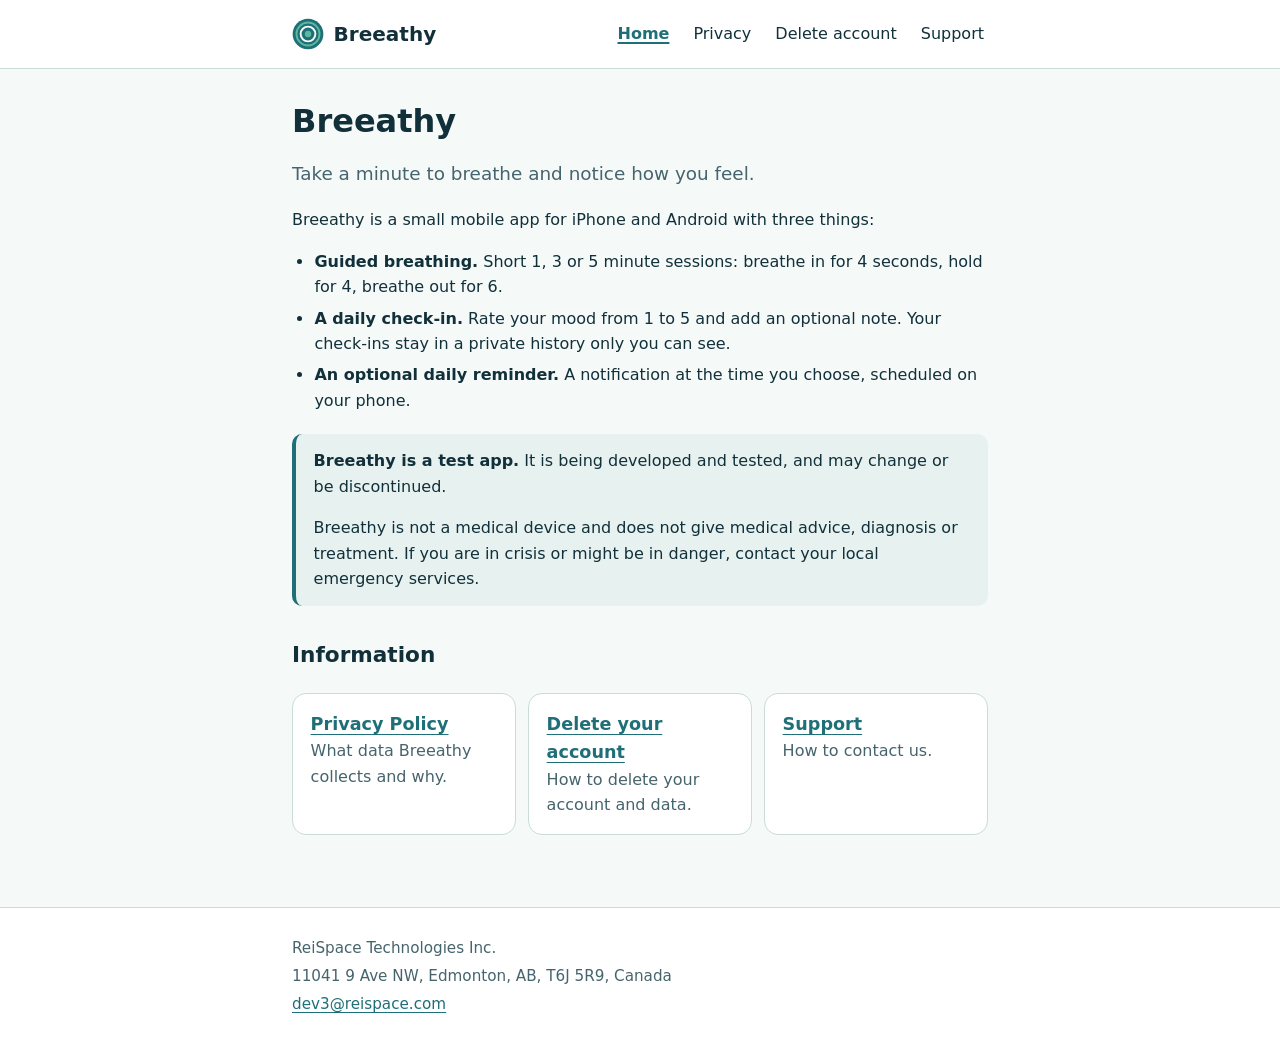
<file: index.html>
<!doctype html>
<html lang="en">
  <head>
    <meta charset="utf-8" />
    <meta name="viewport" content="width=device-width, initial-scale=1" />
    <meta name="robots" content="noindex" />
    <title>Breeathy</title>
    <meta name="description" content="Breeathy: guided breathing and a daily mood check-in." />
    <link rel="icon" href="/assets/favicon.svg" type="image/svg+xml" />
    <link rel="stylesheet" href="/assets/style.css" />
  </head>
  <body>
    <a class="skip-link" href="#main">Skip to content</a>
    <header class="site-header">
      <div class="wrap">
        <a class="brand" href="/"><img src="/assets/favicon.svg" alt="" width="32" height="32" />Breeathy</a>
        <nav class="site-nav" aria-label="Main">
          <ul>
            <li><a href="/" aria-current="page">Home</a></li>
            <li><a href="/privacy/">Privacy</a></li>
            <li><a href="/delete-account/">Delete account</a></li>
            <li><a href="/support/">Support</a></li>
          </ul>
        </nav>
      </div>
    </header>

    <main id="main" class="wrap">
      <h1>Breeathy</h1>
      <p class="lead">Take a minute to breathe and notice how you feel.</p>

      <p>Breeathy is a small mobile app for iPhone and Android with three things:</p>
      <ul>
        <li><strong>Guided breathing.</strong> Short 1, 3 or 5 minute sessions: breathe in for 4 seconds, hold for 4, breathe out for 6.</li>
        <li><strong>A daily check-in.</strong> Rate your mood from 1 to 5 and add an optional note. Your check-ins stay in a private history only you can see.</li>
        <li><strong>An optional daily reminder.</strong> A notification at the time you choose, scheduled on your phone.</li>
      </ul>

      <div class="notice">
        <p><strong>Breeathy is a test app.</strong> It is being developed and tested, and may change or be discontinued.</p>
        <p>
          Breeathy is not a medical device and does not give medical advice, diagnosis or treatment. If you are in
          crisis or might be in danger, contact your local emergency services.
        </p>
      </div>

      <h2>Information</h2>
      <ul class="links">
        <li>
          <a href="/privacy/"><strong>Privacy Policy</strong><span>What data Breeathy collects and why.</span></a>
        </li>
        <li>
          <a href="/delete-account/"><strong>Delete your account</strong><span>How to delete your account and data.</span></a>
        </li>
        <li>
          <a href="/support/"><strong>Support</strong><span>How to contact us.</span></a>
        </li>
      </ul>
    </main>

    <footer class="site-footer">
      <div class="wrap">
        <address>
          <p>ReiSpace Technologies Inc.</p>
          <p>11041 9 Ave NW, Edmonton, AB, T6J 5R9, Canada</p>
          <p><a href="mailto:dev3@reispace.com">dev3@reispace.com</a></p>
        </address>
      </div>
    </footer>
  </body>
</html>
</file>
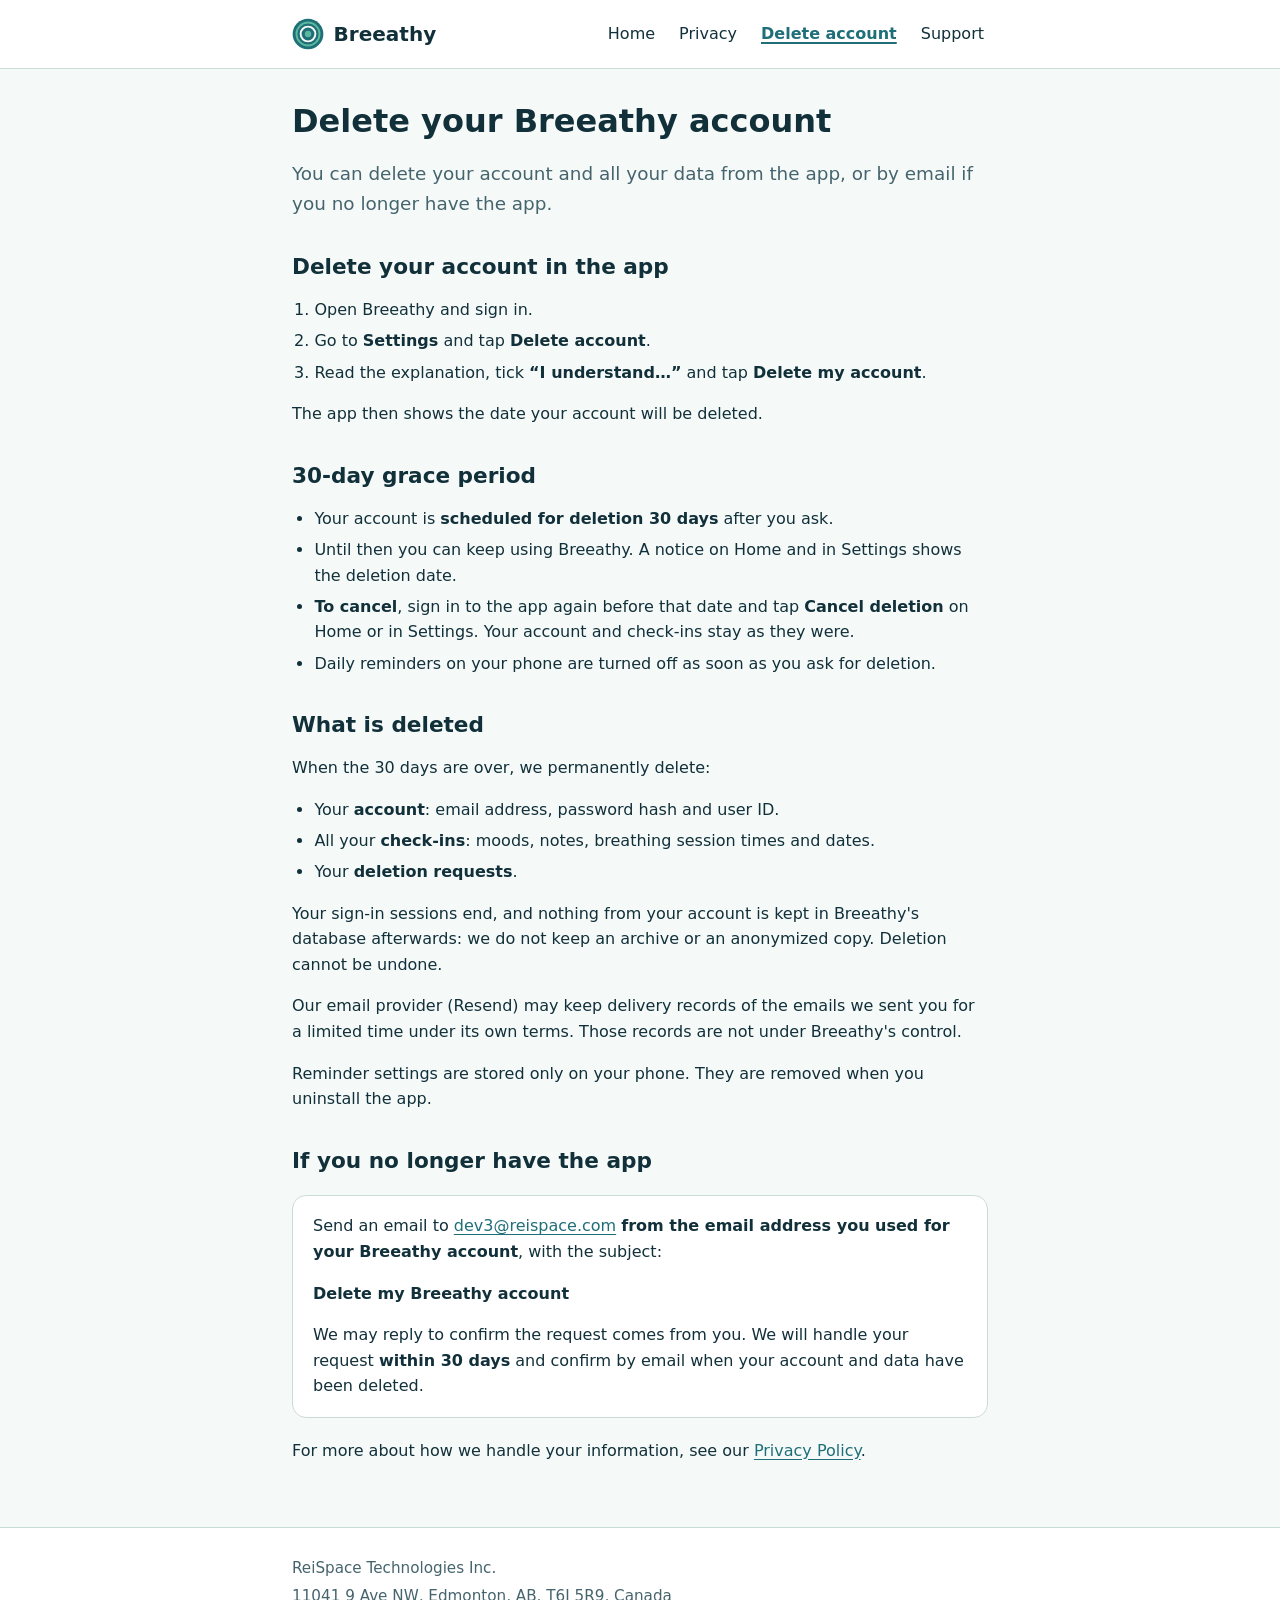
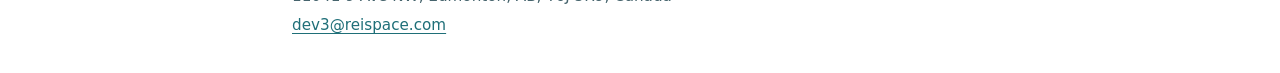
<file: delete-account/index.html>
<!doctype html>
<html lang="en">
  <head>
    <meta charset="utf-8" />
    <meta name="viewport" content="width=device-width, initial-scale=1" />
    <meta name="robots" content="noindex" />
    <title>Delete your account · Breeathy</title>
    <meta name="description" content="How to delete your Breeathy account and data, in the app or by email." />
    <link rel="icon" href="/assets/favicon.svg" type="image/svg+xml" />
    <link rel="stylesheet" href="/assets/style.css" />
  </head>
  <body>
    <a class="skip-link" href="#main">Skip to content</a>
    <header class="site-header">
      <div class="wrap">
        <a class="brand" href="/"><img src="/assets/favicon.svg" alt="" width="32" height="32" />Breeathy</a>
        <nav class="site-nav" aria-label="Main">
          <ul>
            <li><a href="/">Home</a></li>
            <li><a href="/privacy/">Privacy</a></li>
            <li><a href="/delete-account/" aria-current="page">Delete account</a></li>
            <li><a href="/support/">Support</a></li>
          </ul>
        </nav>
      </div>
    </header>

    <main id="main" class="wrap">
      <h1>Delete your Breeathy account</h1>
      <p class="lead">You can delete your account and all your data from the app, or by email if you no longer have the app.</p>

      <h2 id="in-the-app">Delete your account in the app</h2>
      <ol>
        <li>Open Breeathy and sign in.</li>
        <li>Go to <strong>Settings</strong> and tap <strong>Delete account</strong>.</li>
        <li>Read the explanation, tick <strong>“I understand…”</strong> and tap <strong>Delete my account</strong>.</li>
      </ol>
      <p>The app then shows the date your account will be deleted.</p>

      <h2 id="grace-period">30-day grace period</h2>
      <ul>
        <li>Your account is <strong>scheduled for deletion 30 days</strong> after you ask.</li>
        <li>Until then you can keep using Breeathy. A notice on Home and in Settings shows the deletion date.</li>
        <li>
          <strong>To cancel</strong>, sign in to the app again before that date and tap <strong>Cancel deletion</strong>
          on Home or in Settings. Your account and check-ins stay as they were.
        </li>
        <li>Daily reminders on your phone are turned off as soon as you ask for deletion.</li>
      </ul>

      <h2 id="what-is-deleted">What is deleted</h2>
      <p>When the 30 days are over, we permanently delete:</p>
      <ul>
        <li>Your <strong>account</strong>: email address, password hash and user ID.</li>
        <li>All your <strong>check-ins</strong>: moods, notes, breathing session times and dates.</li>
        <li>Your <strong>deletion requests</strong>.</li>
      </ul>
      <p>
        Your sign-in sessions end, and nothing from your account is kept in Breeathy's database afterwards: we do not
        keep an archive or an anonymized copy. Deletion cannot be undone.
      </p>
      <p>
        Our email provider (Resend) may keep delivery records of the emails we sent you for a limited time under its
        own terms. Those records are not under Breeathy's control.
      </p>
      <p>
        Reminder settings are stored only on your phone. They are removed when you uninstall the app.
      </p>

      <h2 id="by-email">If you no longer have the app</h2>
      <div class="card">
        <p>
          Send an email to <a href="mailto:dev3@reispace.com?subject=Delete%20my%20Breeathy%20account">dev3@reispace.com</a>
          <strong>from the email address you used for your Breeathy account</strong>, with the subject:
        </p>
        <p><strong>Delete my Breeathy account</strong></p>
        <p>
          We may reply to confirm the request comes from you. We will handle your request
          <strong>within 30 days</strong> and confirm by email when your account and data have been deleted.
        </p>
      </div>

      <p>For more about how we handle your information, see our <a href="/privacy/">Privacy Policy</a>.</p>
    </main>

    <footer class="site-footer">
      <div class="wrap">
        <address>
          <p>ReiSpace Technologies Inc.</p>
          <p>11041 9 Ave NW, Edmonton, AB, T6J 5R9, Canada</p>
          <p><a href="mailto:dev3@reispace.com">dev3@reispace.com</a></p>
        </address>
      </div>
    </footer>
  </body>
</html>
</file>
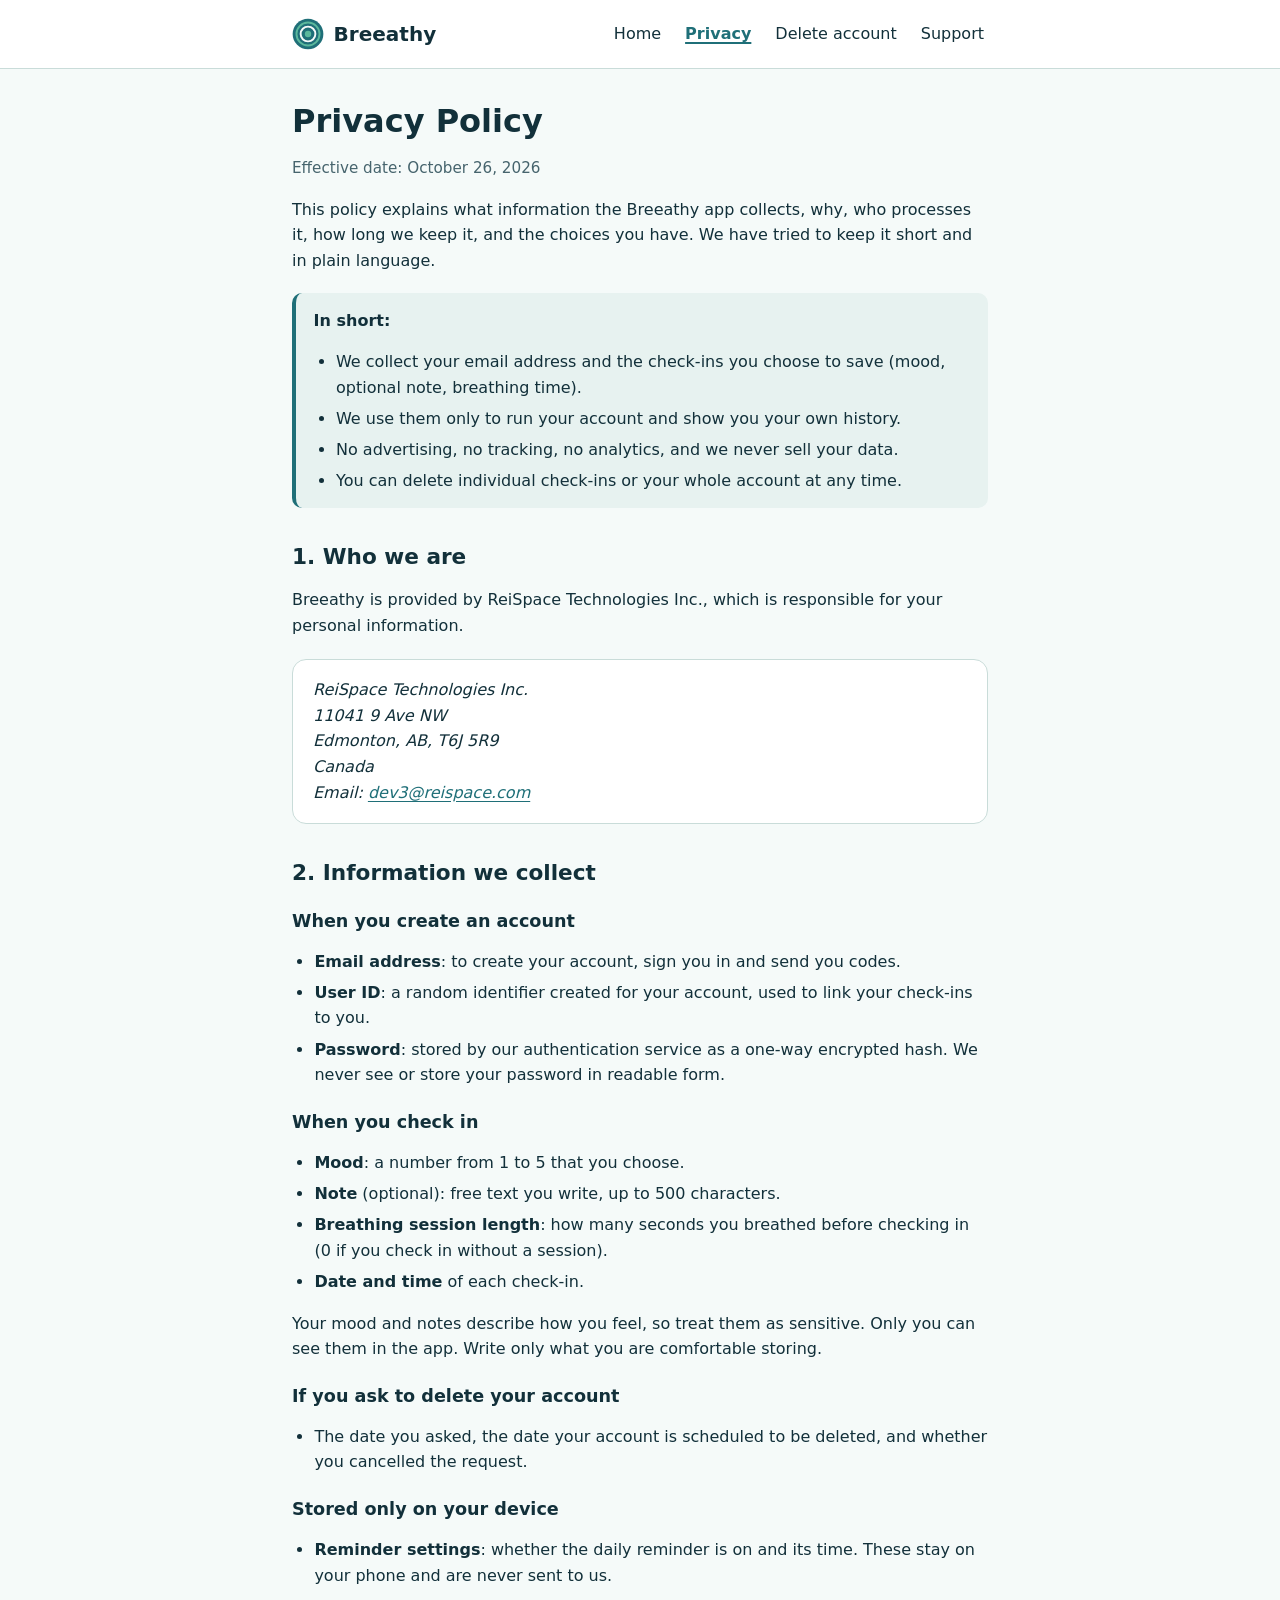
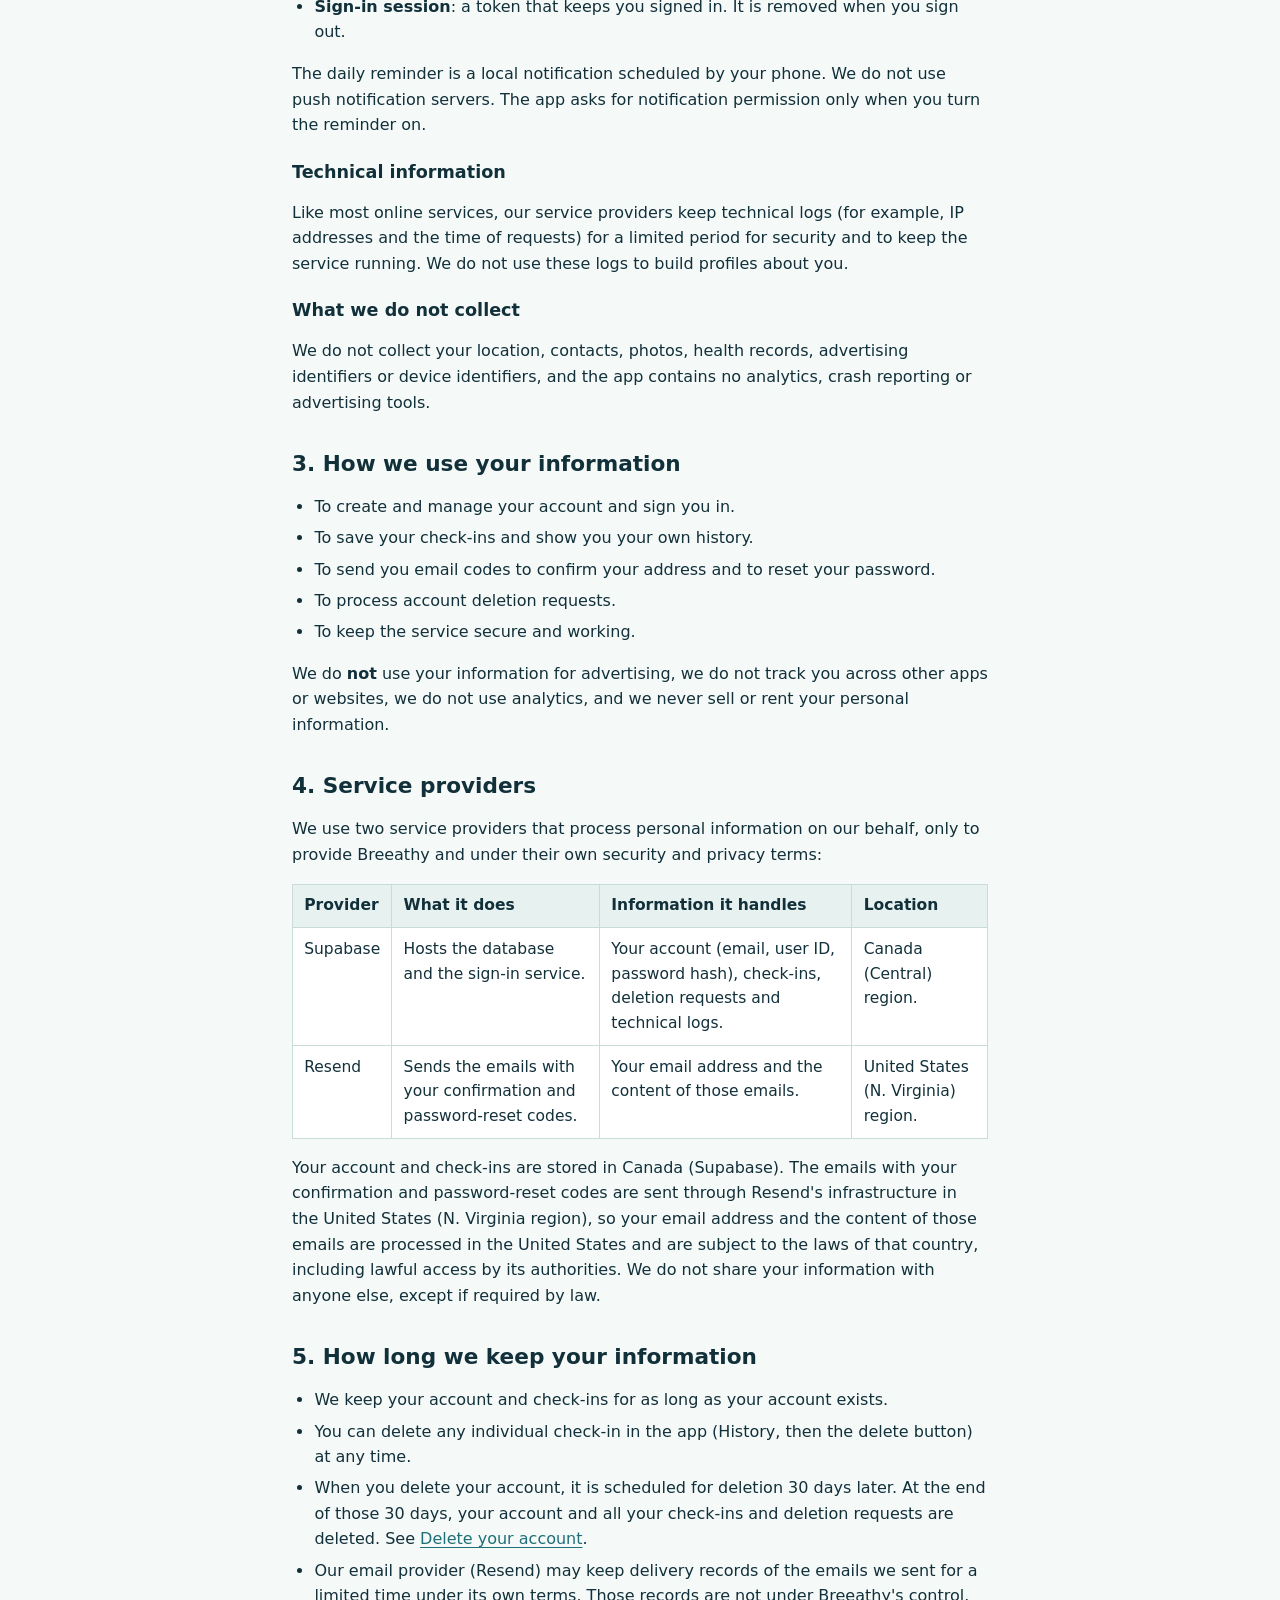
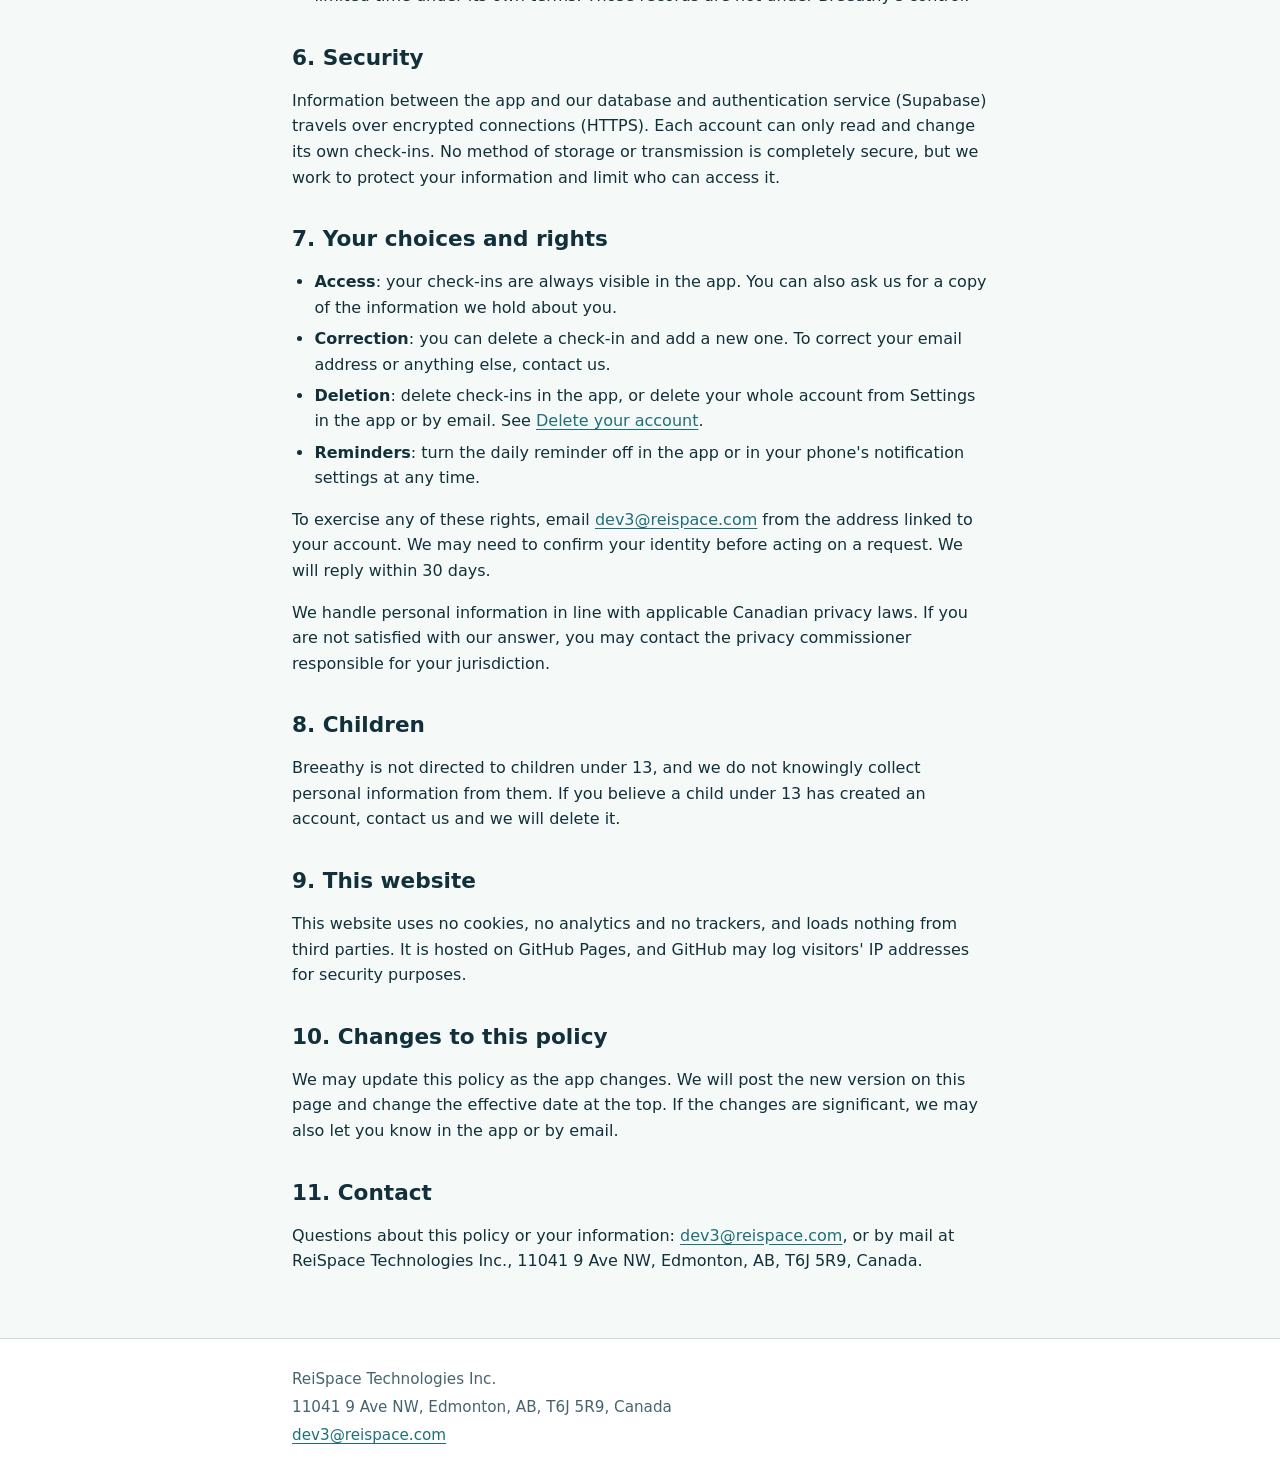
<file: privacy/index.html>
<!doctype html>
<html lang="en">
  <head>
    <meta charset="utf-8" />
    <meta name="viewport" content="width=device-width, initial-scale=1" />
    <meta name="robots" content="noindex" />
    <title>Privacy Policy · Breeathy</title>
    <meta name="description" content="How Breeathy collects, uses and protects your information." />
    <link rel="icon" href="/assets/favicon.svg" type="image/svg+xml" />
    <link rel="stylesheet" href="/assets/style.css" />
  </head>
  <body>
    <a class="skip-link" href="#main">Skip to content</a>
    <header class="site-header">
      <div class="wrap">
        <a class="brand" href="/"><img src="/assets/favicon.svg" alt="" width="32" height="32" />Breeathy</a>
        <nav class="site-nav" aria-label="Main">
          <ul>
            <li><a href="/">Home</a></li>
            <li><a href="/privacy/" aria-current="page">Privacy</a></li>
            <li><a href="/delete-account/">Delete account</a></li>
            <li><a href="/support/">Support</a></li>
          </ul>
        </nav>
      </div>
    </header>

    <main id="main" class="wrap">
      <h1>Privacy Policy</h1>
      <p class="meta">Effective date: October 26, 2026</p>

      <p>
        This policy explains what information the Breeathy app collects, why, who processes it, how long we keep it,
        and the choices you have. We have tried to keep it short and in plain language.
      </p>

      <div class="notice">
        <p><strong>In short:</strong></p>
        <ul>
          <li>We collect your email address and the check-ins you choose to save (mood, optional note, breathing time).</li>
          <li>We use them only to run your account and show you your own history.</li>
          <li>No advertising, no tracking, no analytics, and we never sell your data.</li>
          <li>You can delete individual check-ins or your whole account at any time.</li>
        </ul>
      </div>

      <h2 id="who-we-are">1. Who we are</h2>
      <p>Breeathy is provided by ReiSpace Technologies Inc., which is responsible for your personal information.</p>
      <address class="card">
        ReiSpace Technologies Inc.<br />
        11041 9 Ave NW<br />
        Edmonton, AB, T6J 5R9<br />
        Canada<br />
        Email: <a href="mailto:dev3@reispace.com">dev3@reispace.com</a>
      </address>

      <h2 id="what-we-collect">2. Information we collect</h2>

      <h3>When you create an account</h3>
      <ul>
        <li><strong>Email address</strong>: to create your account, sign you in and send you codes.</li>
        <li><strong>User ID</strong>: a random identifier created for your account, used to link your check-ins to you.</li>
        <li>
          <strong>Password</strong>: stored by our authentication service as a one-way encrypted hash. We never see or
          store your password in readable form.
        </li>
      </ul>

      <h3>When you check in</h3>
      <ul>
        <li><strong>Mood</strong>: a number from 1 to 5 that you choose.</li>
        <li><strong>Note</strong> (optional): free text you write, up to 500 characters.</li>
        <li><strong>Breathing session length</strong>: how many seconds you breathed before checking in (0 if you check in without a session).</li>
        <li><strong>Date and time</strong> of each check-in.</li>
      </ul>
      <p>
        Your mood and notes describe how you feel, so treat them as sensitive. Only you can see them in the app. Write
        only what you are comfortable storing.
      </p>

      <h3>If you ask to delete your account</h3>
      <ul>
        <li>The date you asked, the date your account is scheduled to be deleted, and whether you cancelled the request.</li>
      </ul>

      <h3>Stored only on your device</h3>
      <ul>
        <li>
          <strong>Reminder settings</strong>: whether the daily reminder is on and its time. These stay on your phone
          and are never sent to us.
        </li>
        <li>
          <strong>Sign-in session</strong>: a token that keeps you signed in. It is removed when you sign out.
        </li>
      </ul>
      <p>
        The daily reminder is a local notification scheduled by your phone. We do not use push notification servers.
        The app asks for notification permission only when you turn the reminder on.
      </p>

      <h3>Technical information</h3>
      <p>
        Like most online services, our service providers keep technical logs (for example, IP addresses and the time
        of requests) for a limited period for security and to keep the service running. We do not use these logs to
        build profiles about you.
      </p>

      <h3>What we do not collect</h3>
      <p>
        We do not collect your location, contacts, photos, health records, advertising identifiers or device
        identifiers, and the app contains no analytics, crash reporting or advertising tools.
      </p>

      <h2 id="how-we-use">3. How we use your information</h2>
      <ul>
        <li>To create and manage your account and sign you in.</li>
        <li>To save your check-ins and show you your own history.</li>
        <li>To send you email codes to confirm your address and to reset your password.</li>
        <li>To process account deletion requests.</li>
        <li>To keep the service secure and working.</li>
      </ul>
      <p>
        We do <strong>not</strong> use your information for advertising, we do not track you across other apps or
        websites, we do not use analytics, and we never sell or rent your personal information.
      </p>

      <h2 id="providers">4. Service providers</h2>
      <p>
        We use two service providers that process personal information on our behalf, only to provide Breeathy and
        under their own security and privacy terms:
      </p>
      <div class="table-wrap">
        <table>
          <thead>
            <tr>
              <th scope="col">Provider</th>
              <th scope="col">What it does</th>
              <th scope="col">Information it handles</th>
              <th scope="col">Location</th>
            </tr>
          </thead>
          <tbody>
            <tr>
              <td data-label="Provider">Supabase</td>
              <td data-label="What it does">Hosts the database and the sign-in service.</td>
              <td data-label="Information it handles">Your account (email, user ID, password hash), check-ins, deletion requests and technical logs.</td>
              <td data-label="Location">Canada (Central) region.</td>
            </tr>
            <tr>
              <td data-label="Provider">Resend</td>
              <td data-label="What it does">Sends the emails with your confirmation and password-reset codes.</td>
              <td data-label="Information it handles">Your email address and the content of those emails.</td>
              <td data-label="Location">United States (N. Virginia) region.</td>
            </tr>
          </tbody>
        </table>
      </div>
      <p>
        Your account and check-ins are stored in Canada (Supabase). The emails with your confirmation and
        password-reset codes are sent through Resend's infrastructure in the United States (N. Virginia region), so
        your email address and the content of those emails are processed in the United States and are subject to the
        laws of that country, including lawful access by its authorities. We do not share your information with
        anyone else, except if required by law.
      </p>

      <h2 id="retention">5. How long we keep your information</h2>
      <ul>
        <li>We keep your account and check-ins for as long as your account exists.</li>
        <li>You can delete any individual check-in in the app (History, then the delete button) at any time.</li>
        <li>
          When you delete your account, it is scheduled for deletion 30 days later. At the end of those 30 days, your
          account and all your check-ins and deletion requests are deleted. See
          <a href="/delete-account/">Delete your account</a>.
        </li>
        <li>
          Our email provider (Resend) may keep delivery records of the emails we sent for a limited time under its own
          terms. Those records are not under Breeathy's control.
        </li>
      </ul>

      <h2 id="security">6. Security</h2>
      <p>
        Information between the app and our database and authentication service (Supabase) travels over encrypted
        connections (HTTPS). Each account
        can only read and change its own check-ins. No method of storage or transmission is completely secure, but we
        work to protect your information and limit who can access it.
      </p>

      <h2 id="your-rights">7. Your choices and rights</h2>
      <ul>
        <li><strong>Access</strong>: your check-ins are always visible in the app. You can also ask us for a copy of the information we hold about you.</li>
        <li><strong>Correction</strong>: you can delete a check-in and add a new one. To correct your email address or anything else, contact us.</li>
        <li><strong>Deletion</strong>: delete check-ins in the app, or delete your whole account from Settings in the app or by email. See <a href="/delete-account/">Delete your account</a>.</li>
        <li><strong>Reminders</strong>: turn the daily reminder off in the app or in your phone's notification settings at any time.</li>
      </ul>
      <p>
        To exercise any of these rights, email <a href="mailto:dev3@reispace.com">dev3@reispace.com</a> from the address
        linked to your account. We may need to confirm your identity before acting on a request. We will reply within
        30 days.
      </p>
      <p>
        We handle personal information in line with applicable Canadian privacy laws. If you are not satisfied with our
        answer, you may contact the privacy commissioner responsible for your jurisdiction.
      </p>

      <h2 id="children">8. Children</h2>
      <p>
        Breeathy is not directed to children under 13, and we do not knowingly collect personal information from them.
        If you believe a child under 13 has created an account, contact us and we will delete it.
      </p>

      <h2 id="this-website">9. This website</h2>
      <p>
        This website uses no cookies, no analytics and no trackers, and loads nothing from third parties. It is hosted
        on GitHub Pages, and GitHub may log visitors' IP addresses for security purposes.
      </p>

      <h2 id="changes">10. Changes to this policy</h2>
      <p>
        We may update this policy as the app changes. We will post the new version on this page and change the
        effective date at the top. If the changes are significant, we may also let you know in the app or by email.
      </p>

      <h2 id="contact">11. Contact</h2>
      <p>
        Questions about this policy or your information:
        <a href="mailto:dev3@reispace.com">dev3@reispace.com</a>, or by mail at ReiSpace Technologies Inc., 11041 9 Ave
        NW, Edmonton, AB, T6J 5R9, Canada.
      </p>
    </main>

    <footer class="site-footer">
      <div class="wrap">
        <address>
          <p>ReiSpace Technologies Inc.</p>
          <p>11041 9 Ave NW, Edmonton, AB, T6J 5R9, Canada</p>
          <p><a href="mailto:dev3@reispace.com">dev3@reispace.com</a></p>
        </address>
      </div>
    </footer>
  </body>
</html>
</file>
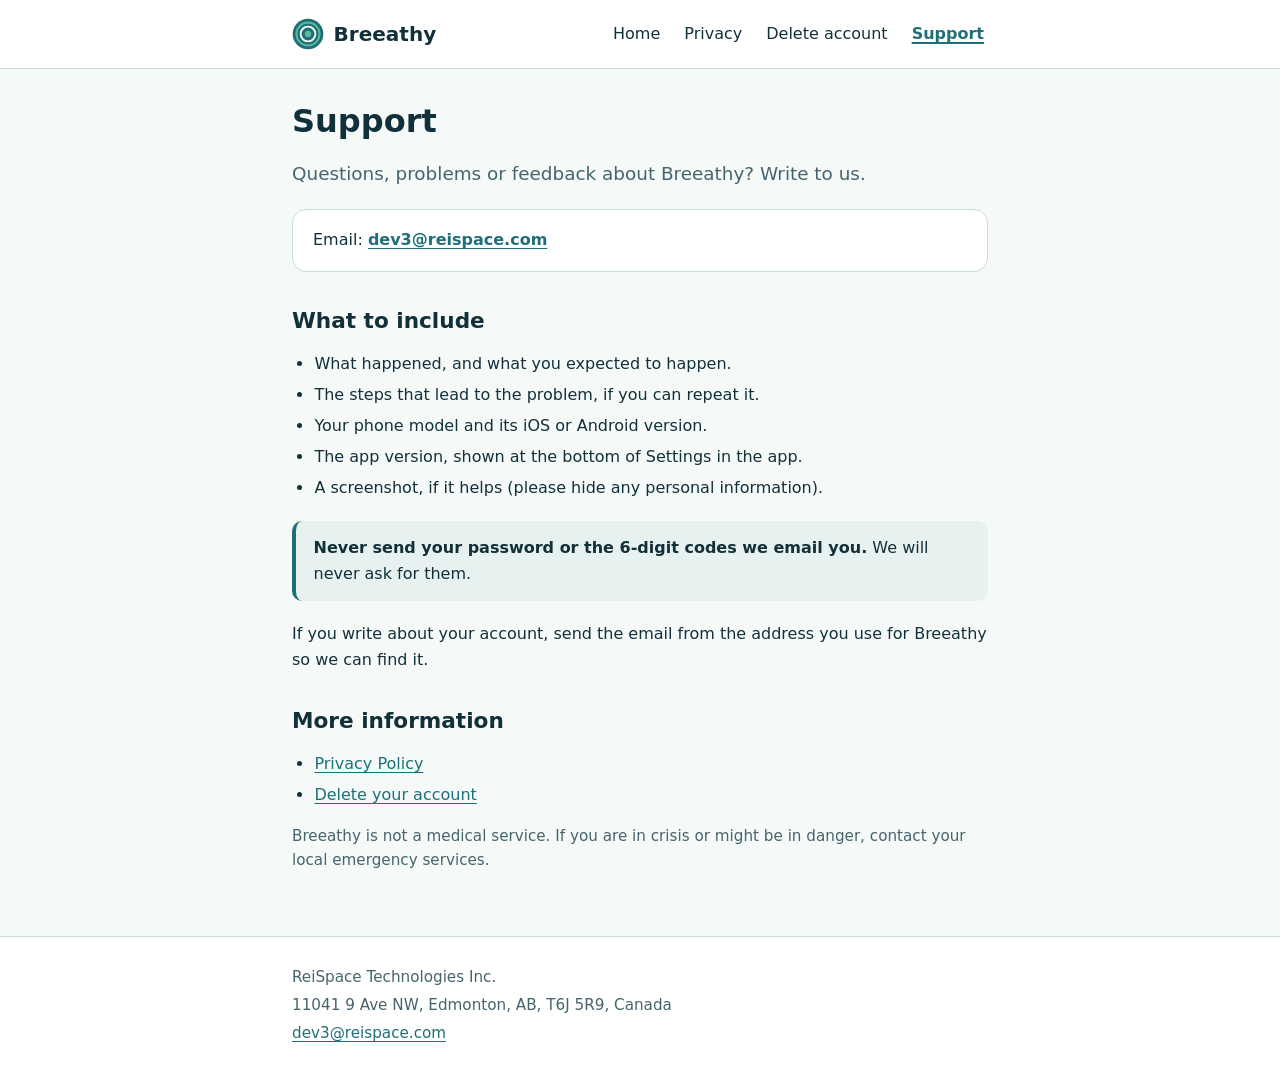
<file: support/index.html>
<!doctype html>
<html lang="en">
  <head>
    <meta charset="utf-8" />
    <meta name="viewport" content="width=device-width, initial-scale=1" />
    <meta name="robots" content="noindex" />
    <title>Support · Breeathy</title>
    <meta name="description" content="How to get help with Breeathy." />
    <link rel="icon" href="/assets/favicon.svg" type="image/svg+xml" />
    <link rel="stylesheet" href="/assets/style.css" />
  </head>
  <body>
    <a class="skip-link" href="#main">Skip to content</a>
    <header class="site-header">
      <div class="wrap">
        <a class="brand" href="/"><img src="/assets/favicon.svg" alt="" width="32" height="32" />Breeathy</a>
        <nav class="site-nav" aria-label="Main">
          <ul>
            <li><a href="/">Home</a></li>
            <li><a href="/privacy/">Privacy</a></li>
            <li><a href="/delete-account/">Delete account</a></li>
            <li><a href="/support/" aria-current="page">Support</a></li>
          </ul>
        </nav>
      </div>
    </header>

    <main id="main" class="wrap">
      <h1>Support</h1>
      <p class="lead">Questions, problems or feedback about Breeathy? Write to us.</p>

      <div class="card">
        <p>
          Email: <a href="mailto:dev3@reispace.com?subject=Breeathy%20support"><strong>dev3@reispace.com</strong></a>
        </p>
      </div>

      <h2 id="what-to-include">What to include</h2>
      <ul>
        <li>What happened, and what you expected to happen.</li>
        <li>The steps that lead to the problem, if you can repeat it.</li>
        <li>Your phone model and its iOS or Android version.</li>
        <li>The app version, shown at the bottom of Settings in the app.</li>
        <li>A screenshot, if it helps (please hide any personal information).</li>
      </ul>
      <div class="notice">
        <p><strong>Never send your password or the 6-digit codes we email you.</strong> We will never ask for them.</p>
      </div>
      <p>If you write about your account, send the email from the address you use for Breeathy so we can find it.</p>

      <h2 id="more">More information</h2>
      <ul>
        <li><a href="/privacy/">Privacy Policy</a></li>
        <li><a href="/delete-account/">Delete your account</a></li>
      </ul>

      <p class="meta">
        Breeathy is not a medical service. If you are in crisis or might be in danger, contact your local emergency
        services.
      </p>
    </main>

    <footer class="site-footer">
      <div class="wrap">
        <address>
          <p>ReiSpace Technologies Inc.</p>
          <p>11041 9 Ave NW, Edmonton, AB, T6J 5R9, Canada</p>
          <p><a href="mailto:dev3@reispace.com">dev3@reispace.com</a></p>
        </address>
      </div>
    </footer>
  </body>
</html>
</file>
<file: assets/style.css>
:root {
  color-scheme: light dark;
  --primary: #1f6f78;
  --primary-strong: #175a62;
  --accent: #5bb89c;
  --bg: #f5faf9;
  --surface: #ffffff;
  --surface-muted: #e7f2f0;
  --text: #12303a;
  --text-muted: #46646d;
  --border: #c9dcd9;
  --focus: #0b5cad;
  --link: #1f6f78;
}

@media (prefers-color-scheme: dark) {
  :root {
    --primary: #5bb89c;
    --primary-strong: #7fcbb3;
    --accent: #5fb3bc;
    --bg: #0d1c21;
    --surface: #15292f;
    --surface-muted: #1d363d;
    --text: #e4f1ef;
    --text-muted: #a9c3c0;
    --border: #2f4c53;
    --focus: #8cc8ff;
    --link: #7fcbb3;
  }
}

* {
  box-sizing: border-box;
}

html {
  font-family: system-ui, -apple-system, 'Segoe UI', Roboto, sans-serif;
  font-size: 100%;
  -webkit-text-size-adjust: 100%;
  text-size-adjust: 100%;
}

body {
  margin: 0;
  background: var(--bg);
  color: var(--text);
  line-height: 1.6;
}

a {
  color: var(--link);
  text-underline-offset: 0.2em;
}

a:hover {
  text-decoration-thickness: 2px;
}

:focus-visible {
  outline: 3px solid var(--focus);
  outline-offset: 2px;
  border-radius: 2px;
}

.skip-link {
  position: absolute;
  left: 1rem;
  top: -3rem;
  padding: 0.5rem 1rem;
  background: var(--surface);
  color: var(--text);
  border: 2px solid var(--focus);
  z-index: 10;
}

.skip-link:focus {
  top: 1rem;
}

.wrap {
  max-width: 46rem;
  margin: 0 auto;
  padding: 0 1.25rem;
}

/* Header */

.site-header {
  background: var(--surface);
  border-bottom: 1px solid var(--border);
}

.site-header .wrap {
  display: flex;
  flex-wrap: wrap;
  align-items: center;
  justify-content: space-between;
  gap: 0.5rem 1.5rem;
  padding-top: 0.75rem;
  padding-bottom: 0.75rem;
}

.brand {
  display: inline-flex;
  align-items: center;
  gap: 0.6rem;
  min-height: 2.75rem;
  color: var(--text);
  font-weight: 700;
  font-size: 1.25rem;
  text-decoration: none;
}

.brand img {
  width: 2rem;
  height: 2rem;
}

.site-nav ul {
  display: flex;
  flex-wrap: wrap;
  gap: 0.25rem 1rem;
  list-style: none;
  margin: 0;
  padding: 0;
}

.site-nav a {
  display: inline-flex;
  align-items: center;
  min-height: 2.75rem;
  padding: 0 0.25rem;
  color: var(--text);
  text-decoration: none;
  font-weight: 500;
}

.site-nav a:hover {
  text-decoration: underline;
}

.site-nav a[aria-current='page'] {
  color: var(--link);
  font-weight: 700;
  text-decoration: underline;
  text-decoration-thickness: 2px;
}

/* Main */

main.wrap {
  padding-top: 2rem;
  padding-bottom: 3rem;
}

h1,
h2,
h3 {
  line-height: 1.25;
}

h1 {
  font-size: 2rem;
  margin: 0 0 0.5rem;
}

h2 {
  font-size: 1.35rem;
  margin: 2.25rem 0 0.5rem;
}

h3 {
  font-size: 1.1rem;
  margin: 1.5rem 0 0.25rem;
}

.lead {
  font-size: 1.15rem;
  color: var(--text-muted);
}

.meta {
  color: var(--text-muted);
  font-size: 0.95rem;
}

.card {
  background: var(--surface);
  border: 1px solid var(--border);
  border-radius: 14px;
  padding: 1.1rem 1.25rem;
  margin: 1.25rem 0;
}

.card > :first-child {
  margin-top: 0;
}

.card > :last-child {
  margin-bottom: 0;
}

.notice {
  background: var(--surface-muted);
  border-left: 4px solid var(--primary);
  border-radius: 10px;
  padding: 0.9rem 1.1rem;
  margin: 1.25rem 0;
}

.notice > :first-child {
  margin-top: 0;
}

.notice > :last-child {
  margin-bottom: 0;
}

.links {
  display: grid;
  gap: 0.75rem;
  grid-template-columns: repeat(auto-fit, minmax(13rem, 1fr));
  list-style: none;
  padding: 0;
  margin: 1.5rem 0;
}

.links a {
  display: block;
  height: 100%;
  background: var(--surface);
  border: 1px solid var(--border);
  border-radius: 14px;
  padding: 1rem 1.1rem;
  color: var(--text);
  text-decoration: none;
}

.links a strong {
  display: block;
  color: var(--link);
  font-size: 1.1rem;
  text-decoration: underline;
  text-underline-offset: 0.2em;
}

.links a span {
  color: var(--text-muted);
}

ol,
ul {
  padding-left: 1.4rem;
}

main li + li {
  margin-top: 0.35rem;
}

.site-nav li + li,
.links li + li {
  margin-top: 0;
}

.table-wrap {
  overflow-x: auto;
  margin: 1rem 0;
}

table {
  border-collapse: collapse;
  width: 100%;
  background: var(--surface);
  font-size: 0.97rem;
}

th,
td {
  text-align: left;
  vertical-align: top;
  border: 1px solid var(--border);
  padding: 0.55rem 0.7rem;
}

th {
  background: var(--surface-muted);
}

code {
  font-size: 0.95em;
  background: var(--surface-muted);
  padding: 0.1em 0.35em;
  border-radius: 4px;
}

/* Footer */

.site-footer {
  border-top: 1px solid var(--border);
  background: var(--surface);
  color: var(--text-muted);
  font-size: 0.95rem;
  padding: 1.5rem 0 2rem;
}

.site-footer address {
  font-style: normal;
}

.site-footer p {
  margin: 0.25rem 0;
}

/* Narrow screens: each table row becomes a card with labelled cells, no sideways scrolling. */
@media (max-width: 40rem) {
  table,
  thead,
  tbody,
  tr,
  td {
    display: block;
  }

  thead {
    position: absolute;
    width: 1px;
    height: 1px;
    overflow: hidden;
    clip: rect(0 0 0 0);
  }

  table {
    background: transparent;
  }

  tr {
    background: var(--surface);
    border: 1px solid var(--border);
    border-radius: 12px;
    padding: 0.5rem 0.9rem;
    margin-bottom: 0.75rem;
  }

  td {
    border: none;
    padding: 0.3rem 0;
  }

  td::before {
    content: attr(data-label);
    display: block;
    font-weight: 700;
    font-size: 0.9rem;
    color: var(--text-muted);
  }
}

@media (max-width: 30rem) {
  h1 {
    font-size: 1.7rem;
  }

  .site-nav ul {
    gap: 0 0.75rem;
  }
}
</file>
